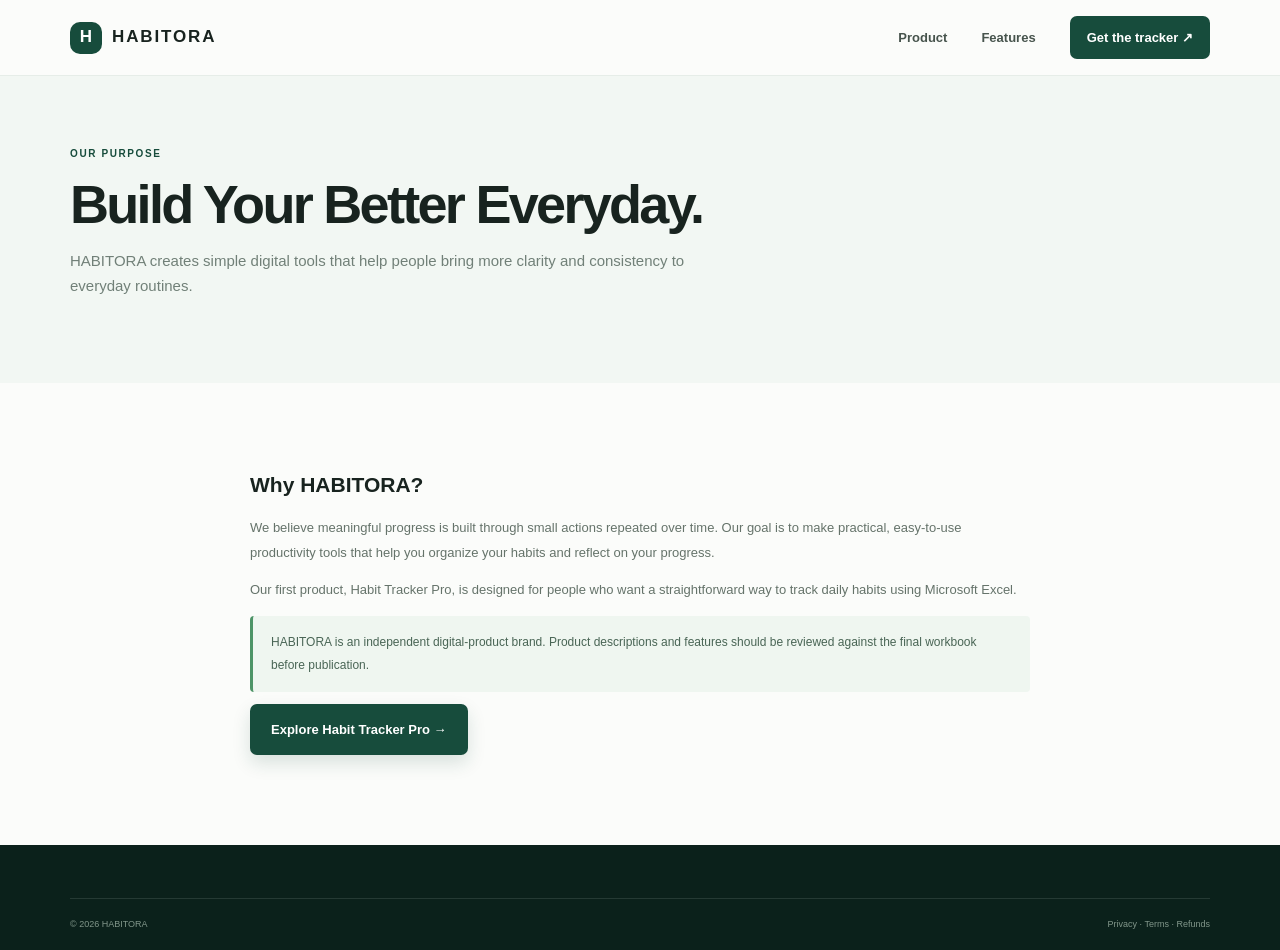
<file: about.html>
<!DOCTYPE html><html lang="en"><head><meta charset="UTF-8"><meta name="viewport" content="width=device-width,initial-scale=1"><meta name="description" content="Learn about HABITORA."><title>About — HABITORA</title><link rel="stylesheet" href="css/style.css"></head><body><header class="site-header"><div class="container nav-wrap"><a class="brand" href="index.html"><span class="brand-mark">H</span><span>HABITORA</span></a><nav class="main-nav"><a href="index.html#product">Product</a><a href="index.html#features">Features</a><a class="nav-cta" href="index.html#pricing">Get the tracker ↗</a></nav></div></header><section class="inner-hero"><div class="container"><div class="eyebrow">OUR PURPOSE</div><h1>Build Your Better Everyday.</h1><p>HABITORA creates simple digital tools that help people bring more clarity and consistency to everyday routines.</p></div></section><main class="content-page"><div class="container content-narrow"><h2>Why HABITORA?</h2><p>We believe meaningful progress is built through small actions repeated over time. Our goal is to make practical, easy-to-use productivity tools that help you organize your habits and reflect on your progress.</p><p>Our first product, Habit Tracker Pro, is designed for people who want a straightforward way to track daily habits using Microsoft Excel.</p><p class="notice">HABITORA is an independent digital-product brand. Product descriptions and features should be reviewed against the final workbook before publication.</p><a class="button button-primary" href="index.html#pricing">Explore Habit Tracker Pro →</a></div></main><footer class="site-footer"><div class="container footer-bottom"><span>© <span id="year"></span> HABITORA</span><span><a href="privacy.html">Privacy</a> · <a href="terms.html">Terms</a> · <a href="refund.html">Refunds</a></span></div></footer><script src="js/config.js"></script><script src="js/main.js"></script></body></html>
</file>
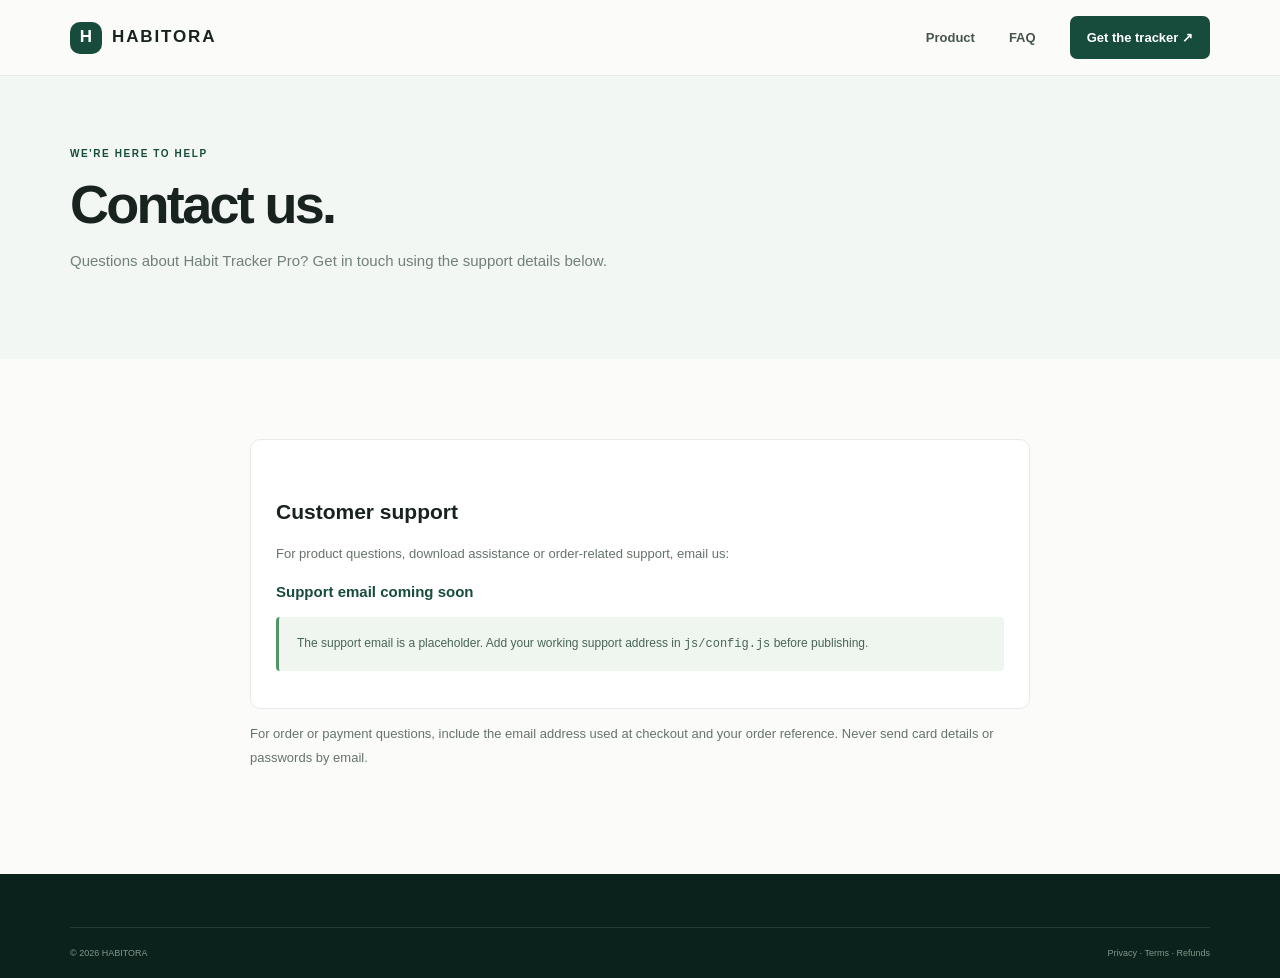
<file: contact.html>
<!DOCTYPE html><html lang="en"><head><meta charset="UTF-8"><meta name="viewport" content="width=device-width,initial-scale=1"><title>Contact — HABITORA</title><link rel="stylesheet" href="css/style.css"></head><body><header class="site-header"><div class="container nav-wrap"><a class="brand" href="index.html"><span class="brand-mark">H</span><span>HABITORA</span></a><nav class="main-nav"><a href="index.html#product">Product</a><a href="index.html#faq">FAQ</a><a class="nav-cta" href="index.html#pricing">Get the tracker ↗</a></nav></div></header><section class="inner-hero"><div class="container"><div class="eyebrow">WE'RE HERE TO HELP</div><h1>Contact us.</h1><p>Questions about Habit Tracker Pro? Get in touch using the support details below.</p></div></section><main class="content-page"><div class="container content-narrow"><div class="contact-card"><h2>Customer support</h2><p>For product questions, download assistance or order-related support, email us:</p><a data-email href="#">Support email coming soon</a><p class="notice">The support email is a placeholder. Add your working support address in <code>js/config.js</code> before publishing.</p></div><p>For order or payment questions, include the email address used at checkout and your order reference. Never send card details or passwords by email.</p></div></main><footer class="site-footer"><div class="container footer-bottom"><span>© <span id="year"></span> HABITORA</span><span><a href="privacy.html">Privacy</a> · <a href="terms.html">Terms</a> · <a href="refund.html">Refunds</a></span></div></footer><script src="js/config.js"></script><script src="js/main.js"></script></body></html>
</file>
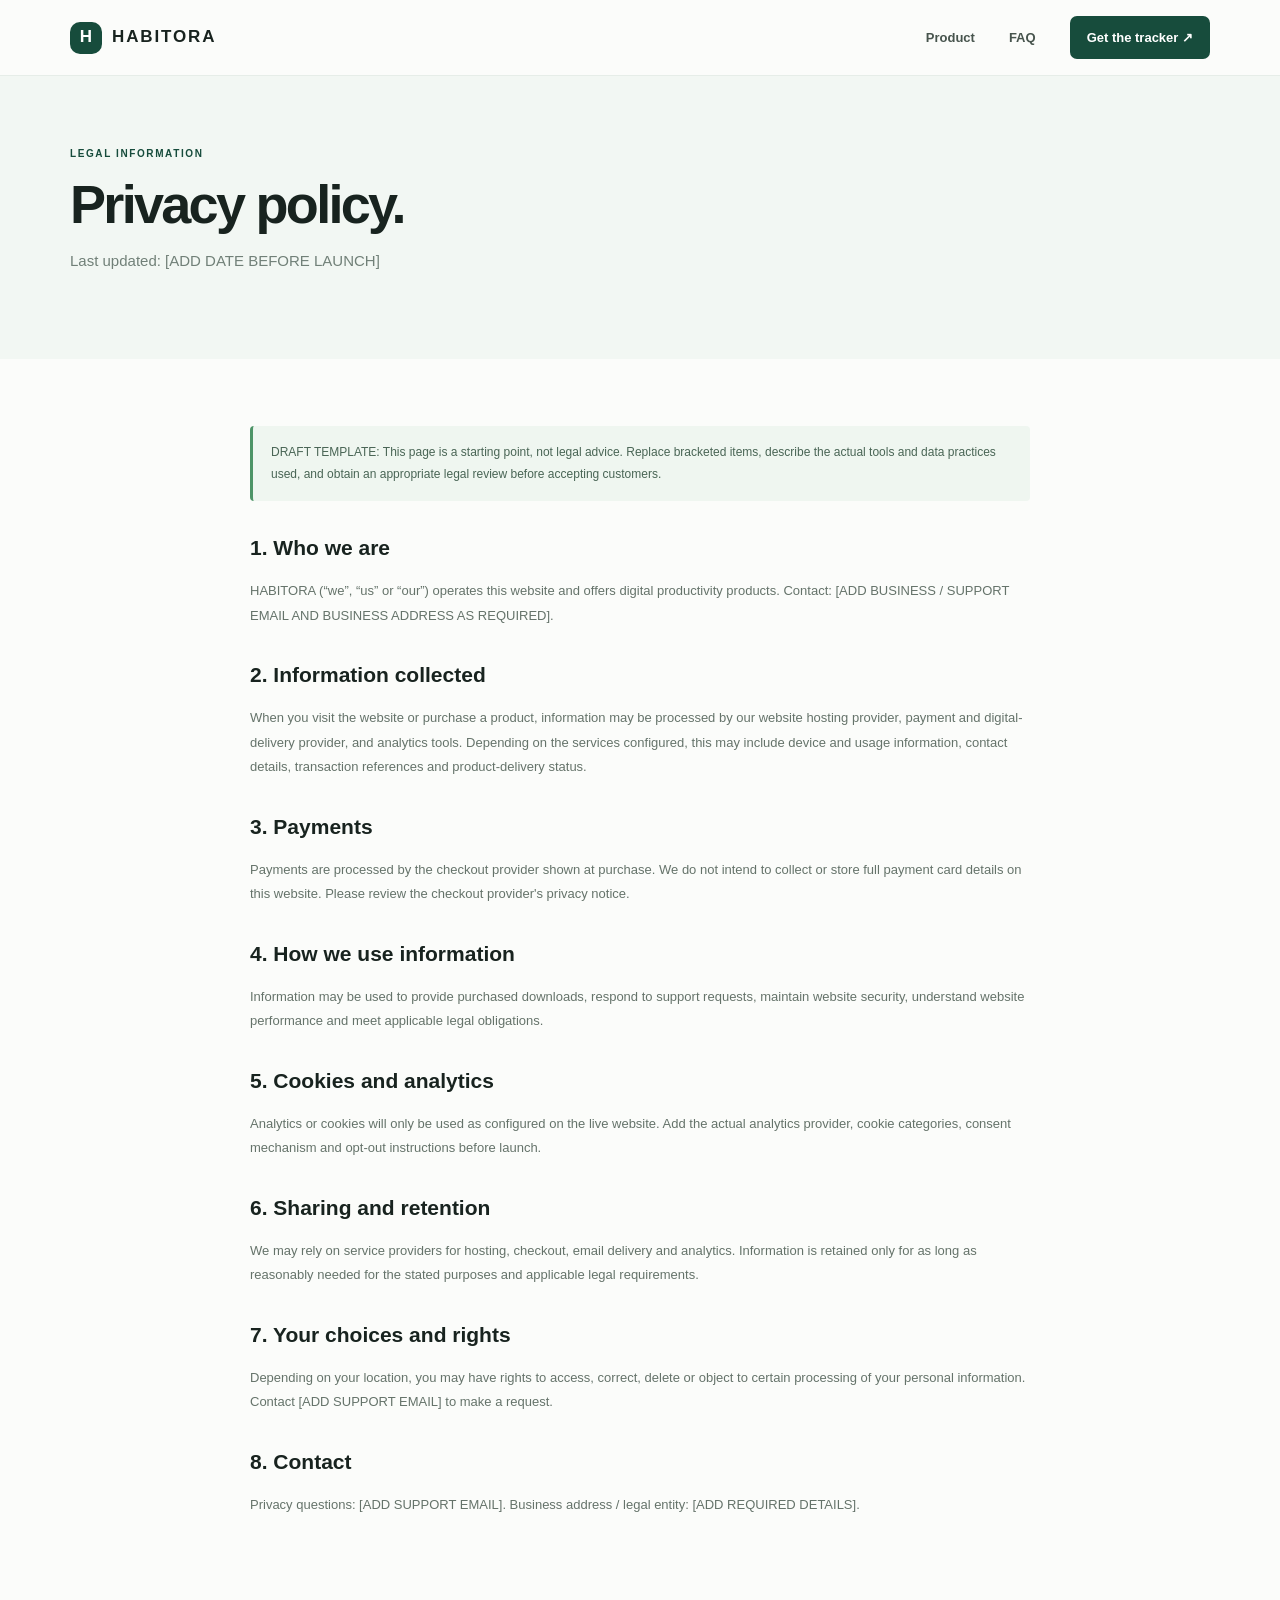
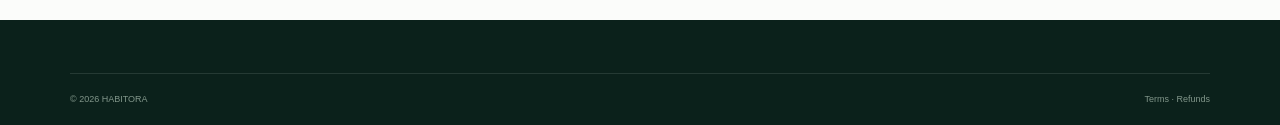
<file: privacy.html>
<!DOCTYPE html><html lang="en"><head><meta charset="UTF-8"><meta name="viewport" content="width=device-width,initial-scale=1"><title>Privacy Policy — HABITORA</title><link rel="stylesheet" href="css/style.css"></head><body><header class="site-header"><div class="container nav-wrap"><a class="brand" href="index.html"><span class="brand-mark">H</span><span>HABITORA</span></a><nav class="main-nav"><a href="index.html#product">Product</a><a href="index.html#faq">FAQ</a><a class="nav-cta" href="index.html#pricing">Get the tracker ↗</a></nav></div></header><section class="inner-hero"><div class="container"><div class="eyebrow">LEGAL INFORMATION</div><h1>Privacy policy.</h1><p>Last updated: [ADD DATE BEFORE LAUNCH]</p></div></section><main class="content-page"><div class="container content-narrow"><p class="notice">DRAFT TEMPLATE: This page is a starting point, not legal advice. Replace bracketed items, describe the actual tools and data practices used, and obtain an appropriate legal review before accepting customers.</p><h2>1. Who we are</h2><p>HABITORA (“we”, “us” or “our”) operates this website and offers digital productivity products. Contact: [ADD BUSINESS / SUPPORT EMAIL AND BUSINESS ADDRESS AS REQUIRED].</p><h2>2. Information collected</h2><p>When you visit the website or purchase a product, information may be processed by our website hosting provider, payment and digital-delivery provider, and analytics tools. Depending on the services configured, this may include device and usage information, contact details, transaction references and product-delivery status.</p><h2>3. Payments</h2><p>Payments are processed by the checkout provider shown at purchase. We do not intend to collect or store full payment card details on this website. Please review the checkout provider's privacy notice.</p><h2>4. How we use information</h2><p>Information may be used to provide purchased downloads, respond to support requests, maintain website security, understand website performance and meet applicable legal obligations.</p><h2>5. Cookies and analytics</h2><p>Analytics or cookies will only be used as configured on the live website. Add the actual analytics provider, cookie categories, consent mechanism and opt-out instructions before launch.</p><h2>6. Sharing and retention</h2><p>We may rely on service providers for hosting, checkout, email delivery and analytics. Information is retained only for as long as reasonably needed for the stated purposes and applicable legal requirements.</p><h2>7. Your choices and rights</h2><p>Depending on your location, you may have rights to access, correct, delete or object to certain processing of your personal information. Contact [ADD SUPPORT EMAIL] to make a request.</p><h2>8. Contact</h2><p>Privacy questions: [ADD SUPPORT EMAIL]. Business address / legal entity: [ADD REQUIRED DETAILS].</p></div></main><footer class="site-footer"><div class="container footer-bottom"><span>© <span id="year"></span> HABITORA</span><span><a href="terms.html">Terms</a> · <a href="refund.html">Refunds</a></span></div></footer><script src="js/config.js"></script><script src="js/main.js"></script></body></html>
</file>
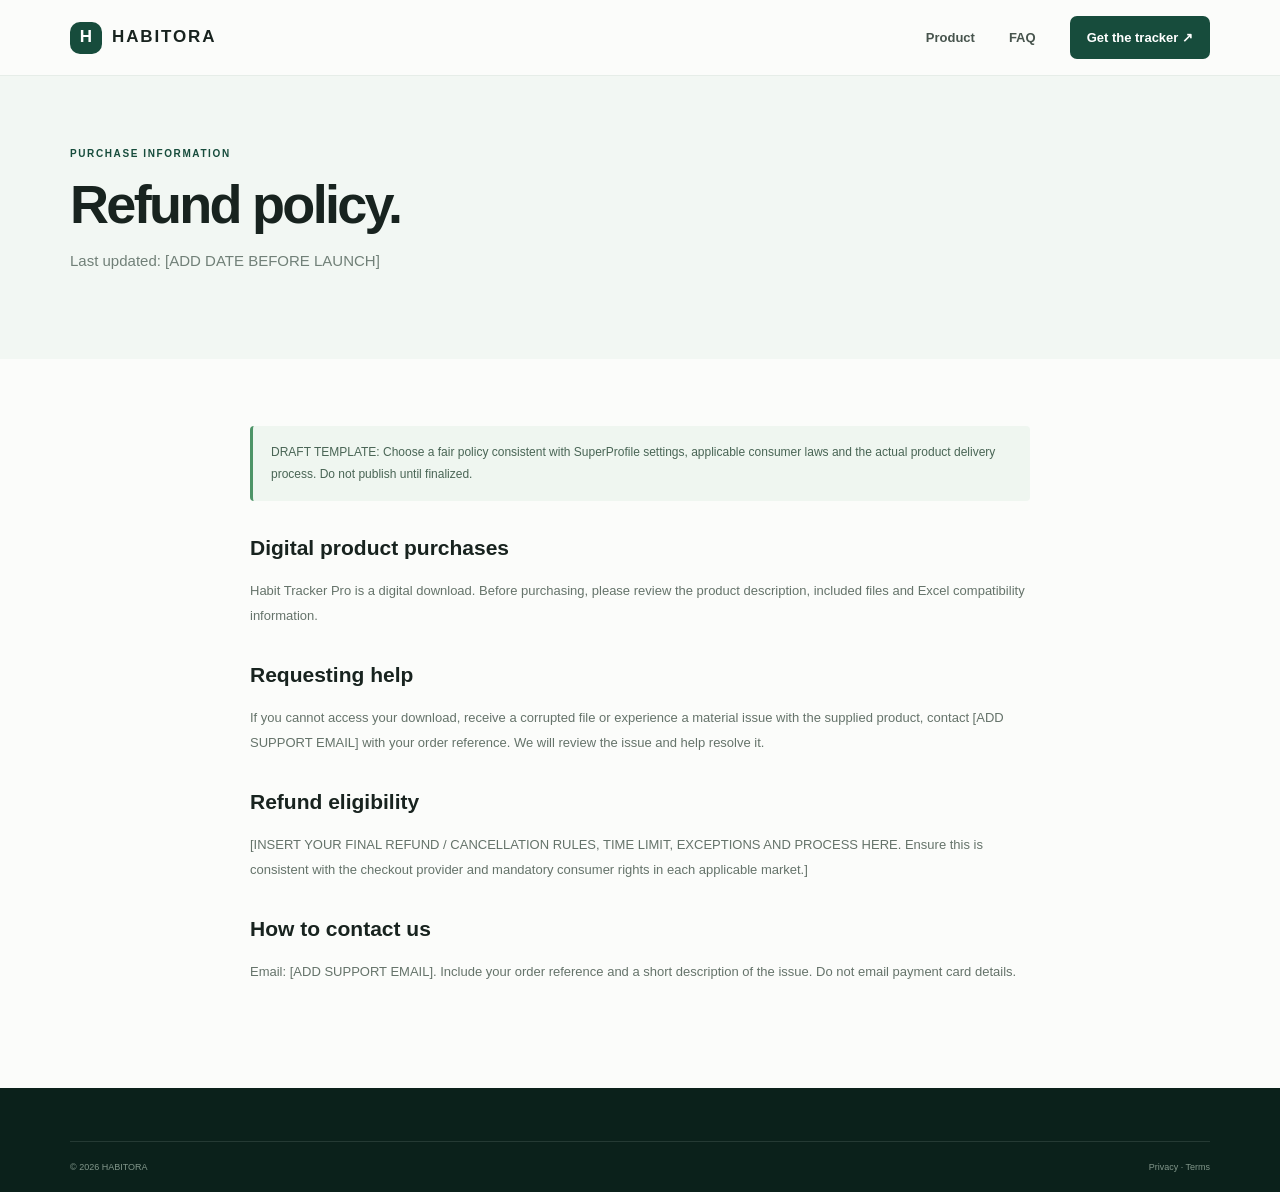
<file: refund.html>
<!DOCTYPE html><html lang="en"><head><meta charset="UTF-8"><meta name="viewport" content="width=device-width,initial-scale=1"><title>Refund Policy — HABITORA</title><link rel="stylesheet" href="css/style.css"></head><body><header class="site-header"><div class="container nav-wrap"><a class="brand" href="index.html"><span class="brand-mark">H</span><span>HABITORA</span></a><nav class="main-nav"><a href="index.html#product">Product</a><a href="index.html#faq">FAQ</a><a class="nav-cta" href="index.html#pricing">Get the tracker ↗</a></nav></div></header><section class="inner-hero"><div class="container"><div class="eyebrow">PURCHASE INFORMATION</div><h1>Refund policy.</h1><p>Last updated: [ADD DATE BEFORE LAUNCH]</p></div></section><main class="content-page"><div class="container content-narrow"><p class="notice">DRAFT TEMPLATE: Choose a fair policy consistent with SuperProfile settings, applicable consumer laws and the actual product delivery process. Do not publish until finalized.</p><h2>Digital product purchases</h2><p>Habit Tracker Pro is a digital download. Before purchasing, please review the product description, included files and Excel compatibility information.</p><h2>Requesting help</h2><p>If you cannot access your download, receive a corrupted file or experience a material issue with the supplied product, contact [ADD SUPPORT EMAIL] with your order reference. We will review the issue and help resolve it.</p><h2>Refund eligibility</h2><p>[INSERT YOUR FINAL REFUND / CANCELLATION RULES, TIME LIMIT, EXCEPTIONS AND PROCESS HERE. Ensure this is consistent with the checkout provider and mandatory consumer rights in each applicable market.]</p><h2>How to contact us</h2><p>Email: [ADD SUPPORT EMAIL]. Include your order reference and a short description of the issue. Do not email payment card details.</p></div></main><footer class="site-footer"><div class="container footer-bottom"><span>© <span id="year"></span> HABITORA</span><span><a href="privacy.html">Privacy</a> · <a href="terms.html">Terms</a></span></div></footer><script src="js/config.js"></script><script src="js/main.js"></script></body></html>
</file>
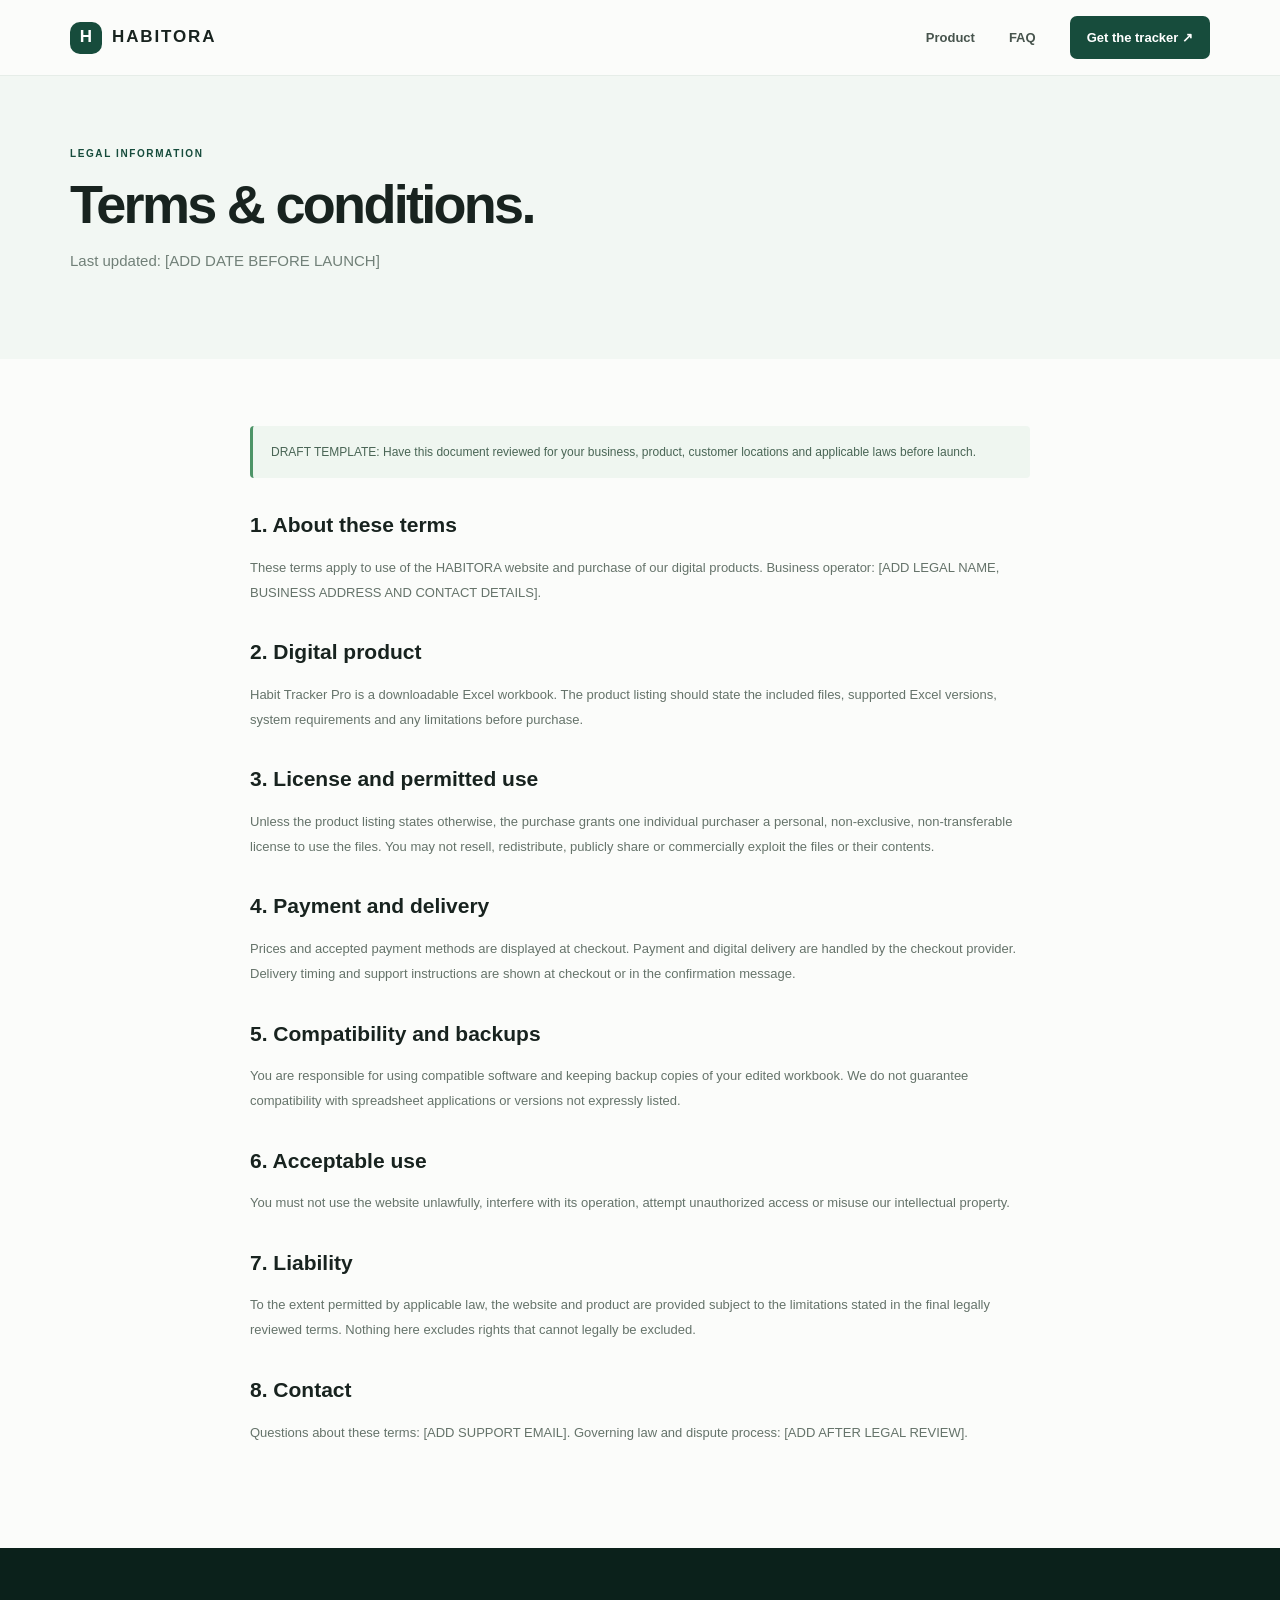
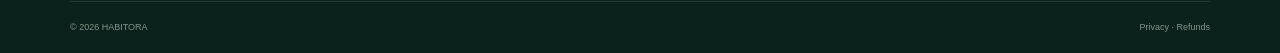
<file: terms.html>
<!DOCTYPE html><html lang="en"><head><meta charset="UTF-8"><meta name="viewport" content="width=device-width,initial-scale=1"><title>Terms & Conditions — HABITORA</title><link rel="stylesheet" href="css/style.css"></head><body><header class="site-header"><div class="container nav-wrap"><a class="brand" href="index.html"><span class="brand-mark">H</span><span>HABITORA</span></a><nav class="main-nav"><a href="index.html#product">Product</a><a href="index.html#faq">FAQ</a><a class="nav-cta" href="index.html#pricing">Get the tracker ↗</a></nav></div></header><section class="inner-hero"><div class="container"><div class="eyebrow">LEGAL INFORMATION</div><h1>Terms & conditions.</h1><p>Last updated: [ADD DATE BEFORE LAUNCH]</p></div></section><main class="content-page"><div class="container content-narrow"><p class="notice">DRAFT TEMPLATE: Have this document reviewed for your business, product, customer locations and applicable laws before launch.</p><h2>1. About these terms</h2><p>These terms apply to use of the HABITORA website and purchase of our digital products. Business operator: [ADD LEGAL NAME, BUSINESS ADDRESS AND CONTACT DETAILS].</p><h2>2. Digital product</h2><p>Habit Tracker Pro is a downloadable Excel workbook. The product listing should state the included files, supported Excel versions, system requirements and any limitations before purchase.</p><h2>3. License and permitted use</h2><p>Unless the product listing states otherwise, the purchase grants one individual purchaser a personal, non-exclusive, non-transferable license to use the files. You may not resell, redistribute, publicly share or commercially exploit the files or their contents.</p><h2>4. Payment and delivery</h2><p>Prices and accepted payment methods are displayed at checkout. Payment and digital delivery are handled by the checkout provider. Delivery timing and support instructions are shown at checkout or in the confirmation message.</p><h2>5. Compatibility and backups</h2><p>You are responsible for using compatible software and keeping backup copies of your edited workbook. We do not guarantee compatibility with spreadsheet applications or versions not expressly listed.</p><h2>6. Acceptable use</h2><p>You must not use the website unlawfully, interfere with its operation, attempt unauthorized access or misuse our intellectual property.</p><h2>7. Liability</h2><p>To the extent permitted by applicable law, the website and product are provided subject to the limitations stated in the final legally reviewed terms. Nothing here excludes rights that cannot legally be excluded.</p><h2>8. Contact</h2><p>Questions about these terms: [ADD SUPPORT EMAIL]. Governing law and dispute process: [ADD AFTER LEGAL REVIEW].</p></div></main><footer class="site-footer"><div class="container footer-bottom"><span>© <span id="year"></span> HABITORA</span><span><a href="privacy.html">Privacy</a> · <a href="refund.html">Refunds</a></span></div></footer><script src="js/config.js"></script><script src="js/main.js"></script></body></html>
</file>
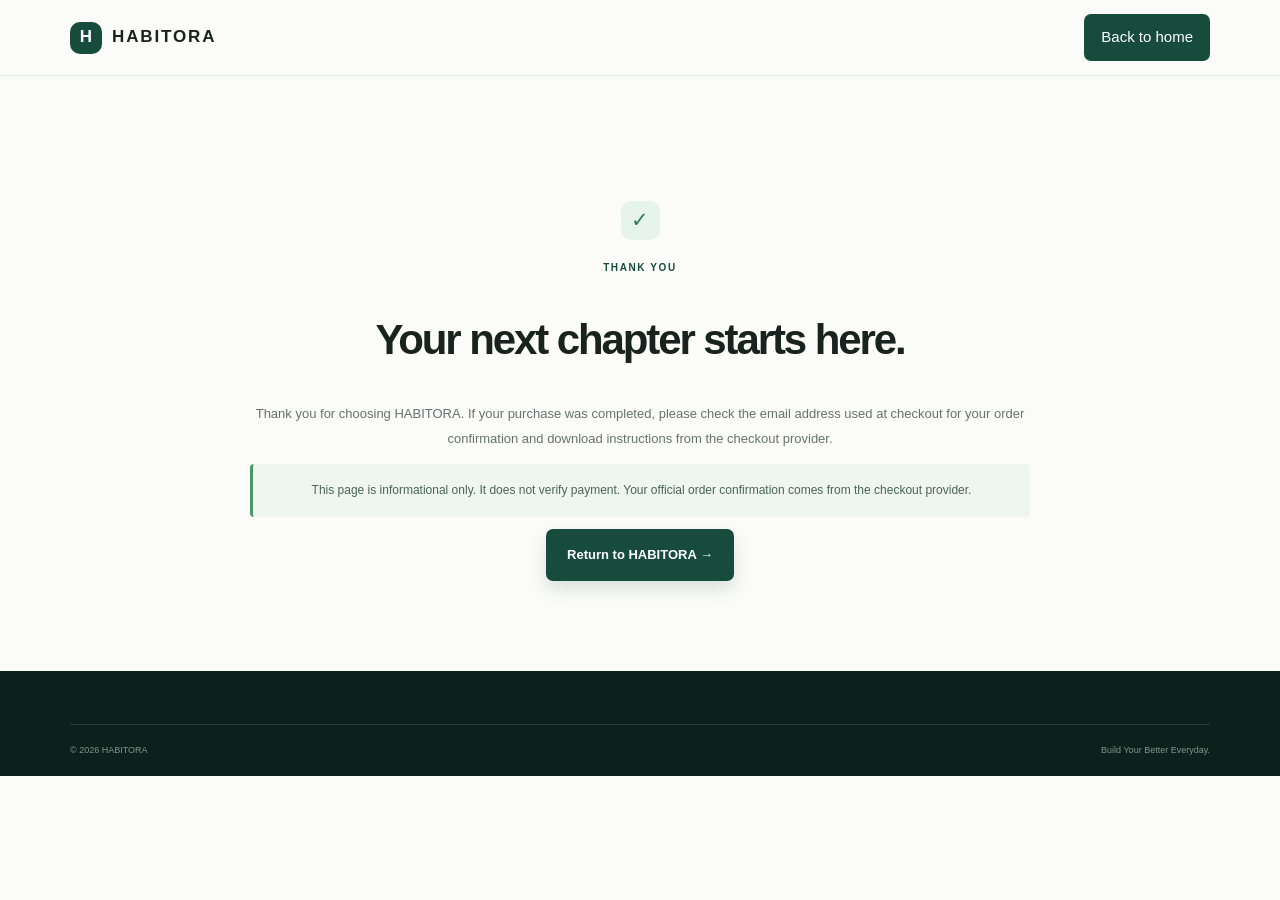
<file: thank-you.html>
<!DOCTYPE html><html lang="en"><head><meta charset="UTF-8"><meta name="viewport" content="width=device-width,initial-scale=1"><title>Thank You — HABITORA</title><link rel="stylesheet" href="css/style.css"></head><body><header class="site-header"><div class="container nav-wrap"><a class="brand" href="index.html"><span class="brand-mark">H</span><span>HABITORA</span></a><a class="nav-cta" href="index.html">Back to home</a></div></header><main class="content-page"><div class="container content-narrow" style="text-align:center;padding-top:70px"><div class="feature-icon" style="margin:0 auto 20px">✓</div><div class="eyebrow" style="justify-content:center">THANK YOU</div><h1 style="font-family:var(--display);font-size:42px;letter-spacing:-.05em">Your next chapter starts here.</h1><p>Thank you for choosing HABITORA. If your purchase was completed, please check the email address used at checkout for your order confirmation and download instructions from the checkout provider.</p><p class="notice">This page is informational only. It does not verify payment. Your official order confirmation comes from the checkout provider.</p><a class="button button-primary" href="index.html">Return to HABITORA →</a></div></main><footer class="site-footer"><div class="container footer-bottom"><span>© <span id="year"></span> HABITORA</span><span>Build Your Better Everyday.</span></div></footer><script src="js/config.js"></script><script src="js/main.js"></script></body></html>
</file>
<file: css/style.css>
:root{--green:#174c3c;--green-dark:#102d25;--green-deep:#0c241e;--mint:#dff3e7;--lime:#b9e5c9;--ink:#18231f;--muted:#68756f;--line:#e5ebe7;--paper:#fbfcfa;--white:#fff;--font:"DM Sans",sans-serif;--display:"Manrope",sans-serif;--shadow:0 24px 70px rgba(14,43,33,.12)}
*{box-sizing:border-box}html{scroll-behavior:smooth;scroll-padding-top:90px}body{margin:0;background:var(--paper);color:var(--ink);font-family:var(--font);font-size:15px;line-height:1.65}a{color:inherit;text-decoration:none}.container{width:min(1140px,calc(100% - 44px));margin:auto}.announcement{background:var(--green-dark);color:#d9e9df;text-align:center;padding:8px 15px;font-size:12px;letter-spacing:.02em}.announcement a{color:#bce8ca;text-decoration:underline;text-underline-offset:3px}.site-header{height:76px;background:rgba(251,252,250,.94);backdrop-filter:blur(14px);border-bottom:1px solid rgba(226,234,228,.8);position:sticky;top:0;z-index:20}.nav-wrap{height:100%;display:flex;align-items:center;justify-content:space-between}.brand{display:inline-flex;align-items:center;gap:10px;font-family:var(--display);font-size:17px;font-weight:800;letter-spacing:.11em}.brand-mark{width:32px;height:32px;display:grid;place-items:center;border-radius:10px;background:var(--green);color:white;font-size:17px;letter-spacing:0}.main-nav{display:flex;align-items:center;gap:34px;font-size:13px;font-weight:600;color:#47544d}.main-nav a:not(.nav-cta):hover,.footer-links a:hover{color:var(--green)}.nav-cta{padding:11px 17px;border-radius:7px;background:var(--green);color:#fff}.nav-cta span{margin-left:8px}.menu-toggle{display:none;border:0;background:none;padding:8px}.menu-toggle span{display:block;width:22px;height:2px;background:var(--green-dark);margin:5px}
.section-pad{padding:100px 0}.hero{padding:92px 0 88px;background:radial-gradient(circle at 75% 44%,#e8f4eb 0,transparent 36%),linear-gradient(180deg,#fbfcfa,#f7faf7)}.hero-grid{display:grid;grid-template-columns:1fr 1.12fr;align-items:center;gap:50px}.eyebrow{font-size:10px;letter-spacing:.16em;font-weight:700;color:var(--green);display:flex;align-items:center;gap:9px}.eyebrow-dot{width:7px;height:7px;border-radius:50%;background:#62a77c}.hero h1,.section-heading h2,.product-copy h2,.how-grid h2,.closing-inner h2{font-family:var(--display);font-size:clamp(40px,5.3vw,65px);letter-spacing:-.055em;line-height:1.08;margin:20px 0 20px;font-weight:700}.hero h1 em,.section-heading h2 em,.product-copy h2 em,.how-grid h2 em,.closing-inner h2 em{font-style:normal;color:#3e8765}.hero-lead{font-size:16px;line-height:1.8;color:var(--muted);max-width:480px}.hero-actions{display:flex;align-items:center;gap:25px;margin-top:30px}.button{display:inline-flex;align-items:center;justify-content:center;gap:22px;padding:15px 21px;border-radius:7px;font-weight:700;font-size:13px;transition:.2s ease;border:0;cursor:pointer}.button-primary{background:var(--green);color:white;box-shadow:0 8px 18px rgba(23,76,60,.15)}.button-primary:hover{background:#0f392c;transform:translateY(-2px)}.button span{font-size:18px}.text-link{font-size:13px;font-weight:700;color:#40584b}.text-link span{margin-left:6px}.trust-line{font-size:11px;color:#7c8982;margin-top:27px}.check{color:#3d9162;font-weight:800}.trust-sep{padding:0 7px;color:#bbc6bf}.hero-visual{position:relative;min-width:0;padding:24px}.visual-glow{position:absolute;inset:7% 0 5% 8%;background:#d8ebdd;border-radius:45%;filter:blur(32px)}.dashboard-window{position:relative;background:#fff;border:1px solid #e2eae4;border-radius:13px;overflow:hidden;box-shadow:var(--shadow);transform:rotate(1.2deg)}.window-top{height:39px;background:#f7f9f7;border-bottom:1px solid #e9eeea;display:flex;align-items:center;justify-content:space-between;padding:0 14px;font-size:8px;letter-spacing:.1em;color:#77847c}.window-dots{display:flex;gap:4px}.window-dots i{width:6px;height:6px;border-radius:50%;background:#b8c9bd}.window-menu{font-size:12px}.mock-dashboard{padding:23px 23px 15px}.mock-greeting small,.mock-stats small{display:block;font-size:8px;letter-spacing:.12em;color:#829088}.mock-greeting b{display:block;font-family:var(--display);font-size:20px;margin:2px 0}.mock-greeting>span{font-size:9px;color:#9aa59e}.mock-stats{display:grid;grid-template-columns:repeat(3,1fr);gap:9px;margin:18px 0}.mock-stats>div{padding:12px 10px;background:#f5f8f5;border-radius:7px}.mock-stats b{font-family:var(--display);font-size:22px;display:block;color:#183f31;margin:5px 0 0}.mock-stats b small{display:inline;font-size:9px;letter-spacing:0}.mock-stats span{font-size:8px;color:#8c9b91}.mock-stats .positive{color:#43976a}.mock-chart{border:1px solid #edf1ed;border-radius:7px;padding:12px 13px 7px}.chart-head{display:flex;justify-content:space-between;font-size:10px}.chart-head small{font-size:7px;color:#94a198;letter-spacing:.1em}.bars{height:80px;display:flex;align-items:end;gap:13px;padding:8px 10px 0;border-bottom:1px solid #e6eee8}.bars i{flex:1;background:linear-gradient(180deg,#80bc91,#2c7753);border-radius:4px 4px 0 0}.bar-labels{display:flex;justify-content:space-around;font-size:8px;color:#a0aaa3;padding-top:5px}.mock-habits{margin-top:11px}.mock-habits>div{display:flex;align-items:center;gap:9px;padding:7px 0;border-bottom:1px solid #f0f3f0;font-size:9px}.habit-check,.habit-empty{width:15px;height:15px;border-radius:4px;display:grid;place-items:center;background:#dff1e5;color:#27734d;font-size:10px}.habit-empty{border:1px solid #d5dfd8;background:white}.mock-habits small{margin-left:auto;font-size:7px;color:#4c9468;letter-spacing:.1em}.mock-habits .pending{color:#b39a5e}.window-footer{padding:10px 17px;background:#f8faf8;font-size:8px;color:#829088}.window-footer span{color:#5aa575}.floating-note{position:absolute;z-index:2;display:flex;gap:10px;align-items:center;background:#fff;border:1px solid #e6eee7;border-radius:9px;padding:10px 14px;box-shadow:0 12px 30px rgba(22,58,42,.12)}.floating-note b,.floating-note small{display:block}.floating-note b{font-size:10px}.floating-note small{font-size:8px;color:#8a978e}.note-icon,.streak-fire{font-size:20px;color:#4e9a6b}.note-one{top:2px;left:0}.note-two{bottom:4px;right:0}.benefit-strip{border-top:1px solid #e9efea;border-bottom:1px solid #e9efea;background:white}.benefit-items{display:flex;justify-content:space-between;gap:18px;padding:20px 0;color:#617168;font-size:11px;font-weight:600}.product-section{background:white}.product-grid{display:grid;grid-template-columns:1.05fr .95fr;gap:85px;align-items:center}.product-image-wrap{background:#f0f6f1;border-radius:13px;padding:28px;position:relative}.product-image-label{font-size:9px;letter-spacing:.13em;color:#577261;font-weight:700;margin-bottom:15px}.product-image-wrap img{display:block;width:100%;filter:drop-shadow(0 12px 20px rgba(22,59,42,.1))}.image-caption{font-size:9px;color:#839087;text-align:center;margin-top:10px}.product-copy h2,.section-heading h2,.how-grid h2{font-size:clamp(34px,4vw,47px)}.product-copy>p,.section-heading>p,.how-grid>div>p{color:var(--muted);line-height:1.85;font-size:14px}.feature-list{list-style:none;margin:26px 0;padding:0;display:grid;gap:17px}.feature-list li{display:flex;gap:12px}.feature-list li>span{width:22px;height:22px;display:grid;place-items:center;background:#e5f4e9;color:#2d8051;border-radius:50%;font-size:11px;flex:none}.feature-list b,.feature-list small{display:block}.feature-list b{font-size:13px}.feature-list small{font-size:11px;color:#849087;margin-top:2px}.dark-link{color:var(--green)}.features-section{background:#f5f8f5}.section-heading.centered{text-align:center;max-width:650px;margin:0 auto 45px}.section-heading.centered .eyebrow{justify-content:center}.section-heading h2{margin:15px 0}.section-heading>p{margin:0}.feature-cards{display:grid;grid-template-columns:repeat(4,1fr);gap:15px}.feature-card{background:#fff;border:1px solid #e8eee9;border-radius:10px;padding:25px 22px;min-height:200px}.feature-icon{width:39px;height:39px;border-radius:10px;background:#e7f4eb;color:#317c52;display:grid;place-items:center;font-size:21px}.feature-card h3{font-family:var(--display);font-size:15px;margin:20px 0 7px}.feature-card p{font-size:11px;color:#77847b;line-height:1.75;margin:0}.how-section{background:white}.how-grid{display:grid;grid-template-columns:1fr 1fr;gap:100px;align-items:center}.how-grid h2{margin-bottom:15px}.steps{display:grid;gap:0}.step{display:flex;gap:20px;padding:21px 0;border-bottom:1px solid var(--line)}.step:first-child{border-top:1px solid var(--line)}.step>span{font-family:var(--display);font-size:17px;color:#69a27b;font-weight:700}.step b,.step small{display:block}.step b{font-size:14px}.step small{font-size:11px;color:#87938b;margin-top:4px}.pricing-section{background:#f3f7f3}.pricing-wrap{max-width:760px}.price-card{max-width:430px;margin:0 auto;background:white;border:1px solid #e0eae2;border-radius:13px;padding:29px 34px;box-shadow:0 15px 45px rgba(21,62,42,.07)}.price-card-top{display:flex;justify-content:space-between;align-items:center}.price-tag,.limited-tag{font-size:8px;letter-spacing:.13em;font-weight:700;color:#527361}.limited-tag{background:#edf6ef;padding:6px 8px;border-radius:4px}.price-card h3{font-family:var(--display);font-size:22px;margin:20px 0 2px}.price-description{font-size:12px;color:#7d8981;margin:0}.price{font-family:var(--display);font-weight:800;font-size:49px;letter-spacing:-.05em;margin:18px 0 15px;color:#153c2e}.price>span{font-size:26px;vertical-align:top;line-height:2}.price small{font-family:var(--font);font-size:10px;font-weight:500;letter-spacing:0;color:#849087}.price-card ul{padding:0;list-style:none;display:grid;gap:10px;margin:20px 0 24px}.price-card li{font-size:12px;color:#526057}.price-card li:before{content:"✓";color:#3b9560;font-weight:800;margin-right:10px}.button-full{width:100%;justify-content:space-between}.secure-note{text-align:center;font-size:9px;color:#94a097;margin-top:13px}.pricing-footnote{text-align:center;font-size:10px;color:#8a968e;margin:18px auto 0}.faq-section{background:white}.faq-grid{display:grid;grid-template-columns:.8fr 1.2fr;gap:90px}.faq-grid .section-heading h2{font-size:42px}.faq-list details{border-bottom:1px solid var(--line);padding:17px 0}.faq-list details:first-child{border-top:1px solid var(--line)}.faq-list summary{list-style:none;cursor:pointer;font-size:13px;font-weight:700;display:flex;justify-content:space-between;gap:15px}.faq-list summary::-webkit-details-marker{display:none}.faq-list summary span{font-size:18px;color:#5a916d;transition:.2s}.faq-list details[open] summary span{transform:rotate(45deg)}.faq-list details p{font-size:12px;color:#7d8981;line-height:1.8;margin:12px 25px 2px 0}.closing-cta{background:var(--green-dark);color:white;padding:66px 0}.closing-inner{display:flex;align-items:center;justify-content:space-between;gap:30px}.light-eyebrow{color:#a8d7b6}.closing-inner h2{font-size:40px;margin:13px 0 0}.closing-inner h2 em{color:#9bd3ad}.button-light{background:#e0f3e5;color:#173f30}.button-light:hover{background:#fff;transform:translateY(-2px)}.site-footer{background:#0b211b;color:#dce9df;padding:53px 0 0}.footer-main{display:grid;grid-template-columns:1.5fr 1fr 1fr 1fr;gap:45px;padding-bottom:42px}.brand-light{color:#fff}.brand-light .brand-mark{background:#d8efdf;color:#153d2e}.footer-brand p{font-size:11px;color:#91a59a;margin-top:13px}.footer-links{display:grid;align-content:start;gap:9px;font-size:11px;color:#a4b4aa}.footer-links b{color:white;font-size:11px;margin-bottom:5px}.footer-links a:hover{color:#c3e9cd}.footer-bottom{border-top:1px solid rgba(220,237,225,.12);padding:18px 0;display:flex;justify-content:space-between;font-size:9px;color:#81968a}
.inner-hero{background:#f2f7f3;padding:70px 0}.inner-hero h1{font-family:var(--display);font-size:clamp(36px,5vw,54px);letter-spacing:-.05em;line-height:1.1;margin:12px 0}.inner-hero p{color:#718078;max-width:650px}.content-page{padding:55px 0 90px;min-height:45vh}.content-narrow{max-width:780px}.content-page h2{font-family:var(--display);font-size:21px;margin:30px 0 8px}.content-page p,.content-page li{font-size:13px;color:#65736a;line-height:1.9}.content-page .notice{padding:15px 18px;background:#eff6f0;border-left:3px solid #4d9467;border-radius:4px;color:#496555;font-size:12px}.contact-card{border:1px solid var(--line);padding:25px;border-radius:10px;background:white;margin-top:25px}.contact-card a{color:var(--green);font-weight:700}
@media(max-width:900px){.hero-grid{grid-template-columns:1fr;gap:35px}.hero-copy{max-width:680px}.hero-visual{max-width:650px;width:100%;margin:auto}.product-grid{gap:45px}.how-grid{gap:50px}.feature-cards{grid-template-columns:repeat(2,1fr)}.faq-grid{gap:45px}.benefit-items{flex-wrap:wrap;justify-content:center}.footer-main{gap:28px}}
@media(max-width:650px){.container{width:min(100% - 34px,1140px)}.announcement{font-size:10px}.site-header{height:66px}.menu-toggle{display:block}.main-nav{display:none;position:absolute;top:65px;left:0;right:0;background:#fff;padding:20px 25px 24px;border-bottom:1px solid var(--line);box-shadow:0 15px 25px rgba(20,50,35,.08);flex-direction:column;align-items:stretch;gap:17px}.main-nav.open{display:flex}.main-nav a{padding:7px 0}.main-nav .nav-cta{padding:12px 15px;text-align:center}.section-pad{padding:70px 0}.hero{padding:64px 0 58px}.hero-grid{gap:32px}.hero h1{font-size:43px}.hero-lead{font-size:14px}.hero-actions{gap:17px;flex-wrap:wrap}.button{padding:14px 16px;font-size:12px}.trust-line{font-size:9px}.hero-visual{padding:15px 3px}.mock-dashboard{padding:15px}.mock-stats{gap:5px}.mock-stats>div{padding:9px 7px}.mock-stats b{font-size:18px}.bars{height:65px;gap:8px}.floating-note{padding:8px 10px}.note-one{left:-3px}.note-two{right:-3px}.benefit-items{font-size:10px;gap:10px 20px;padding:15px 0}.product-grid,.how-grid,.faq-grid{grid-template-columns:1fr;gap:38px}.product-image-wrap{padding:18px}.product-copy h2,.section-heading h2,.how-grid h2{font-size:36px}.feature-cards{grid-template-columns:1fr 1fr;gap:10px}.feature-card{padding:18px 15px;min-height:190px}.feature-card h3{font-size:13px}.feature-card p{font-size:10px}.section-heading.centered{margin-bottom:30px}.price-card{padding:24px 21px}.faq-grid .section-heading h2{font-size:36px}.closing-inner{align-items:flex-start;flex-direction:column}.closing-inner h2{font-size:35px}.footer-main{grid-template-columns:1fr 1fr;gap:30px 20px}.footer-brand{grid-column:1/-1}.footer-bottom{gap:8px;flex-direction:column}.inner-hero{padding:53px 0}.content-page{padding:35px 0 65px}}
</file>
